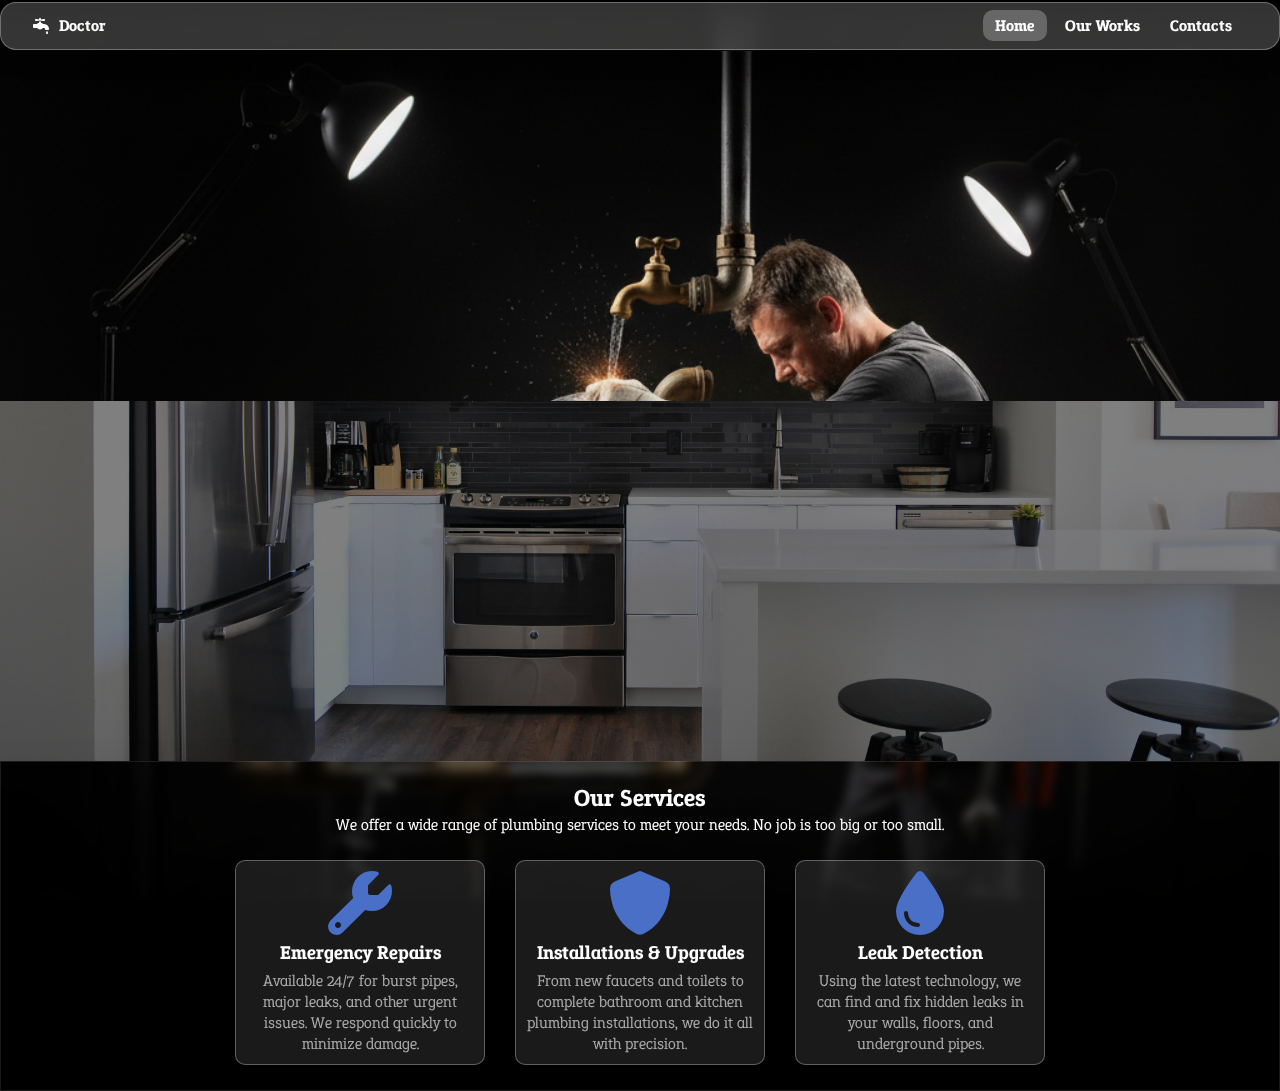
<file: index.html>
<html lang="en">
<head>
    <title>Pipe Doctor</title>
    <meta charset="utf-8">
    <meta name="viewport" content="width=device-width, initial-scale=1">
    <link rel="preconnect" href="https://fonts.googleapis.com">
    <link rel="preconnect" href="https://fonts.gstatic.com" crossorigin>
    <link href="https://fonts.googleapis.com/css2?family=Epunda+Slab:ital,wght@0,300..900;1,300..900&family=Quicksand:wght@300..700&display=swap" rel="stylesheet">
    <link rel="stylesheet" href="https://cdnjs.cloudflare.com/ajax/libs/font-awesome/6.4.0/css/all.min.css">
    <link rel="stylesheet" href="index.css">
</head>
<body>
<!-- Will create NAV bar-->
<nav class="navbar">
    <a href="#" class="logo">
        <i class="fa-solid fa-faucet-drip"></i>
        Doctor
    </a>

    <ul class="nav-links">
        <li><a href="#" class="active">Home</a></li>
        <li><a href="#">Our Works</a></li>
        <li><a href="#">Contacts</a></li>
    </ul>
    <button class="menu-toggle" onclick="openNav()">☰</button>
</nav>
<!-- Overlay -->
<div id="overlay" class="overlay" onclick="closeNav()"></div>
<div id="sidePanel" class="side-panel">
    <a href="javascript:void(0)" class="close-btn" onclick="closeNav()">&times;</a>
    <a href="#">Home</a>
    <a href="#"> Contact</a>
    <a href="#"> Settings</a>
</div>

<div class="homepage-container">
    <div class="introduction backdrop-blur-l frosted-glass fade-in">
        <h2> Welcome to</h2>
        <h1>Pipe Doctor</h1>
        <blockquote class="fancy-quote backdrop-blur-m">
            <p>We build, we fix</p>
        </blockquote>
        <p>Your trusted experts for reliable, fast, and professional plumbing solutions in Vilnius.</p>
        <div class="button round-corner backdrop-blur">
            <a href="#">Free Consultation</a>

        </div>

    </div>
    <div class="parallax-1 parallax-section"></div>
    <div class="our-services backdrop-blur-l frosted-glass fade-in-on-scroll visible">
        <h2>Our Services</h2>
        <p>We offer a wide range of plumbing services to meet your needs. No job is too big or too small.</p>
        <div class="cards-container">
            <div class="card">
                <i class="fa-solid fa-wrench"></i>
                <div class="card-title">
                    Emergency Repairs
                </div>
                <p class="card-details">
                    Available 24/7 for burst pipes, major leaks, and other urgent issues. We respond quickly to minimize damage.
                </p>
            </div>

            <div class="card">
                <i class="fa-solid fa-shield"></i>
                <div class="card-title">
                    Installations & Upgrades
                </div>
                <p class="card-details">
                    From new faucets and toilets to complete bathroom and kitchen plumbing installations, we do it all with precision.
                </p>
            </div>

            <div class="card">
                <i class="fa-solid fa-droplet"></i>
                <div class="card-title">
                    Leak Detection
                </div>
                <p class="card-details">
                    Using the latest technology, we can find and fix hidden leaks in your walls, floors, and underground pipes.
                </p>
            </div>

        </div>
    </div>
</div>

<!--here will be the homepage code-->

<!--here will be the Our Working page code-->

<!--here will be the Contacts page code-->


<!--Here will be the same footer area for every page-->



<!--In here the js code-->
<script src="index.js"></script>
</body>



</html>
</file>
<file: index.css>
@import url('contact.css');
@import url('our-projects.css');

* {
    margin: 0;
    padding: 0;
    box-sizing: border-box;
}

body {
    /* Set a fallback color in case the image doesn't load */
    background-color: black;
    margin: 0;
    font-family: "Epunda Slab", serif;
    font-optical-sizing: auto;
    height: 100%; /* Important for the background to cover the full page */
}

/* This is the key part for a fixed background on all devices */
body::before {
    content: '';
    position: fixed; /* Fixes the pseudo-element to the viewport */
    top: 0;
    left: 0;
    width: 100%;
    height: 100%;
    z-index: -1; /* Puts the background behind the content */
    background-image: url('image/bg.png');
    background-repeat: no-repeat;
    background-size: cover; /* Ensures the image covers the entire area */
    background-position: center center;
    transition: margin-left 0.5s;
}

/*body {*/
/*    min-height: 100vh;*/
/*    background-image: url('image/bg.png');*/
/*    background-attachment: fixed;*/
/*    background-position: center;*/
/*    background-repeat: no-repeat;*/
/*    background-size: cover;*/
/*    flex-direction: column;*/
/*    font-family: "Epunda Slab", serif;*/
/*    font-optical-sizing: auto;*/
/*    */
/*}*/

.navbar {
    width: 100%;
    top:0.1rem;
    position: fixed;
    min-width: 400px;
    margin: 0 auto;
    padding: 0.8rem 2rem;

    /* Glass effect */
    background: rgba(255, 255, 255, 0.2);
    backdrop-filter: blur(10px);
    -webkit-backdrop-filter: blur(10px);
    border: 1px solid rgba(255, 255, 255, 0.3);
    border-radius: 16px;
    box-shadow: 0 4px 30px rgba(0, 0, 0, 0.1);
    display: flex;
    justify-content: space-between;
    align-items: center;
    z-index: 1000;
}

.logo {
    font-size: 1rem;
    font-weight: 700;
    color: white;
    text-decoration: none;
    display: flex;
    align-items: center;
    gap: 10px;
}

.nav-links {
    display: flex;
    list-style: none;
    justify-content: space-between;
}

.nav-links a {
    text-decoration: none;
    color: white;
    font-weight: 700;
    font-size: 1.0rem;
    padding: 5px 12px;
    margin: 0 3px;
    border-radius: 10px;
    transition: all 0.3s ease;
}

.nav-links a:hover {
    background: rgba(255, 255, 255, 0.15);
}

.nav-links a.active {
    background: rgba(255, 255, 255, 0.25);
}

.nav-links a::after {
    content: '';
    position: absolute;
    width: 0;
    height: 2px;
    bottom: 5px;
    left: 50%;
    background: white;
    transition: all 0.3s ease;
    transform: translateX(-50%);
}



.content {
    max-width: 1200px;
    margin: 40px auto;
    padding: 30px;
    text-align: center;

    /* Glass effect for content */
    background: rgba(255, 255, 255, 0.15);
    backdrop-filter: blur(10px);
    -webkit-backdrop-filter: blur(10px);
    border: 1px solid rgba(255, 255, 255, 0.2);
    border-radius: 20px;
    box-shadow: 0 4px 30px rgba(0, 0, 0, 0.1);

    color: white;
}

.content h1 {
    font-size: 2.5rem;
    margin-bottom: 20px;
}

.content p {
    font-size: 1.2rem;
    line-height: 1.6;
    max-width: 800px;
    margin: 0 auto;
}

.menu-toggle {
    display: none;
    width: 30px;
    height: 30px;
    background: rgba(255, 255, 255, 0.2);
    border: none;
    border-radius: 15px;
    color: white;
    font-size: 1rem;
    padding: 0 .5rem;
    cursor: pointer;
    margin-right: 0.1rem;
    transition: background 0.3s;
}


.menu-toggle:hover {
    background: rgba(255, 255, 255, 0.3);
}

.overlay {
    display: none;
    position: fixed;
    width: 100%;
    height: 100%;
    top: 0;
    left: 0;
    right: 0;
    bottom: 0;
    background-color: rgba(0, 0, 0, 0.5);
    z-index: 50;
    cursor: pointer;
}

.side-panel {
    height: 100%;
    width: 0;
    display: none;
    position: fixed;
    z-index: 100;
    top: 0;
    left: 0;
    background: rgba(255, 255, 255, 0.2);
    overflow-x: hidden;
    transition: 0.5s;
    padding-top: 60px;
    box-shadow: 2px 0 10px rgba(0, 0, 0, 0.8);
    backdrop-filter: blur(2px);
    -webkit-backdrop-filter: blur(2px);
}

.side-panel a {
    padding: 10px 15px;
    text-decoration: none;
    font-size: 1rem;
    font-weight: bold;
    color: white;
    display: block;
    transition: 0.3s;
}

.side-panel a:hover {
    background: rgba(255, 255, 255, 0.1);
    border-left: 4px solid white;
    padding-left: 15px;
}

.side-panel a{
    margin-right: 10px;
    text-align: left;
}

.side-panel .close-btn {
    position: absolute;
    top: 0;
    right: 25px;
    font-size: 30px;
    margin-left: 50px;
    background: none;
    border: none;
    color: white;
    cursor: pointer;
}


@media screen and (max-height: 450px) {
    .side-panel {
        padding-top: 15px;
    }
    .side-panel a {
        font-size: 18px;
    }
}

.backdrop-blur{
    backdrop-filter: blur(1px);
    -webkit-backdrop-filter: blur(1px);
}

.backdrop-blur-m{
    backdrop-filter: blur(3px);
    -webkit-backdrop-filter: blur(3px);
}

.backdrop-blur-l{
    backdrop-filter: blur(5px);
    -webkit-backdrop-filter: blur(5px);
}
.backdrop-blur-xl{
    backdrop-filter: blur(10px);
    -webkit-backdrop-filter: blur(10px);
}

.frosted-glass {
    background: rgba(255, 255, 255, 0.2);
    border: 1px solid rgba(255, 255, 255, 0.1);
    box-shadow: 0 8px 32px rgba(0, 0, 0, 0.1);
}

/*main container*/
.container{
    width: 100%;
}

/*Homepage css goes here*/
.homepage-container {
    margin-top: 80px;
    color: white;
}
.introduction{
    padding: 20px;
    display: flex;
    flex-direction: column;
    justify-content: center;
    align-items: center;
    background: rgba(0, 0, 0, 0.4);

    p{
        text-align: center;
    }
    h2{
        text-align: center;
    }
    h1{
        text-align: center;
    }
    .motto{
        font-size: 1.2rem;
    }

}

.fancy-quote {
    position: relative;
    margin: 2rem;
    width: fit-content;
    padding: .2rem 0.8rem;
    border-bottom-right-radius: 10px;
    border-top-left-radius: 10px;
    background: rgba(0, 0, 0, 0.5);
    border-left: 4px solid #4a6fc7;
    font-style: italic;
    quotes: "“" "”" "‘" "’";
}

.fancy-quote:before {
    content: open-quote;
    position: absolute;
    top: 0;
    left: 10px;
    font-size: 4rem;
    color: #4a6fc7;
    line-height: 1;
}

.fancy-quote p {
    margin: 0 0 1rem 0;
    padding-top: 1rem;
    font-size: 1.2rem;
}


.button{
    padding: 10px;
    width: fit-content;
    text-align: center;
    margin-top: 10px;
    color: white;
    font-family: "Epunda Slab", serif;
    font-weight: bold;
    font-size: 1.1rem;
    background: rgba(0, 0, 0, 0.1);
    border: rgba(255, 255, 255, 0.4) solid 2px;
}

.button:hover{
    background: rgba(255, 255, 255, 0.1);
}

.button a{
    text-decoration: none;
    color: white;
    font-weight: 600;
}

.round-corner{
    border-radius: 15px;
}

.our-services{
    display: flex;
    flex-direction: column;
    justify-content: center;
    align-items: center;
    background: rgba(0, 0, 0, 0.4);
    padding: 20px;
    text-align: center;
}

.cards-container{
    display: flex;
    margin-top: 20px;
    flex-wrap: wrap;
    gap: 20px;
    justify-content: center;
}
.card{
    width: 250px; /* Grow, shrink, minimum width */
    min-width: 0;
    background: rgba(255, 255, 255, 0.1);
    padding: 10px;
    border-radius: 10px;
    display: flex;
    flex-direction: column;
    justify-content: center;
    align-items: center;
    margin:5px;
    border: 1px solid rgba(255, 255, 255, 0.3);
    i{
        font-size: 4rem;
        color: #4a6fc7;
        margin-bottom: 5px;
    }

}
.card-title{
    font-size: 1.2rem;
    font-weight: bold;

}
.card-details{
    text-align: center;
    color: darkgrey;
    margin-top: 5px;

}

.why-best{
    display: flex;
    flex-wrap: wrap;
    align-items: center;
}


.emp-image-container, .why-best-content {
    width: calc(50% - 20px);
    flex-shrink: 1;
    flex-grow: 1;
    padding: 10px;
}
.emp-image-container{
    display: flex;
    align-items: center;
    justify-content: center;
}
.emp-image{
    border-radius: 8px;
    width: 100%;
    height: auto;
    display: block;
}
.why-best-content{
    margin-left: 10px;
    display: flex;
    flex-direction: column;
    justify-content: center;
    padding: 40px;
    p{
        color: darkgrey;
        padding: 10px;
    }
    .our-offer{
        p{
            color: white;
            font-weight: bold;

        }
        i{
            padding-right: 5px;
        }


    }
}



@media (max-width: 500px) {
    .nav-links{
        display: none;
    }
    .side-panel{
        display: block;
    }
    .menu-toggle{
        display: block;
    }
    .close-btn{
        display: none;
    }
}
@media (min-width: 501px) {
    .menu-toggle{
        display: none !important;
    }
    .close-btn{
        display: none;
    }
    .overlay{
        display: none;
    }
}

@media (max-width: 768px) {
    .emp-image-container,
    .why-best-content {
        /* On mobile, each item takes up 100% of the width, minus any padding */
        width: 100%;
        padding: 10px;
    }
}

/*//Here goes all parallax*/

.parallax-section {
    height: 40vh;
    background-attachment: fixed;
    background-position: center;
    background-repeat: no-repeat;
    background-size: cover;
    display: flex;
    justify-content: center;
    align-items: center;
}

.parallax-1 {
    background-image: linear-gradient(rgba(0, 0, 0, 0.5), rgba(0, 0, 0, 0.5)), url("image/px1.jpg");
}


/*All the simple animation go here*/
.fade-in {
    animation: fadeIn 1s ease-in-out forwards;
    opacity: 0;
}

@keyframes fadeIn {
    from {
        opacity: 0;
    }
    to {
        opacity: 1;
    }
}

/* Slide In */
.slide-in {
    animation: slideIn 0.5s ease forwards;
}

@keyframes slideIn {
    from {
        transform: translateX(-100%);
    }
    to {
        transform: translateX(0);
    }
}

/* Slide Out */
.slide-out {
    animation: slideOut 0.5s ease forwards;
}

@keyframes slideOut {
    from {
        transform: translateX(0);
    }
    to {
        transform: translateX(-100%);
    }
}

.fade-in-on-scroll {
    opacity: 0;
    transform: translateY(20px);
    transition: opacity 0.6s ease-out, transform 0.6s ease-out;
}

.fade-in-on-scroll.visible {
    opacity: 1;
    transform: translateY(0);
}

/*footer css start*/
.footer-container{
    display: flex;
    background: rgba(40, 53, 147, 0.2);
    justify-content: center;
    padding: 20px;
}
.footer-contents{
    display: flex;
    flex-direction: column;
    justify-content: center;
    align-items: center;
    h2{
        color: white;
        text-align: center;
    }
    p{
        text-align: center;
        color: darkgrey;
        padding: 10px;
    }
}




/*footer css end*/

/*Contacts page css*/

.contact-container{
    display: none;
    margin-top: 80px;
}

.our-works-container{
    display:none;
}
</file>
